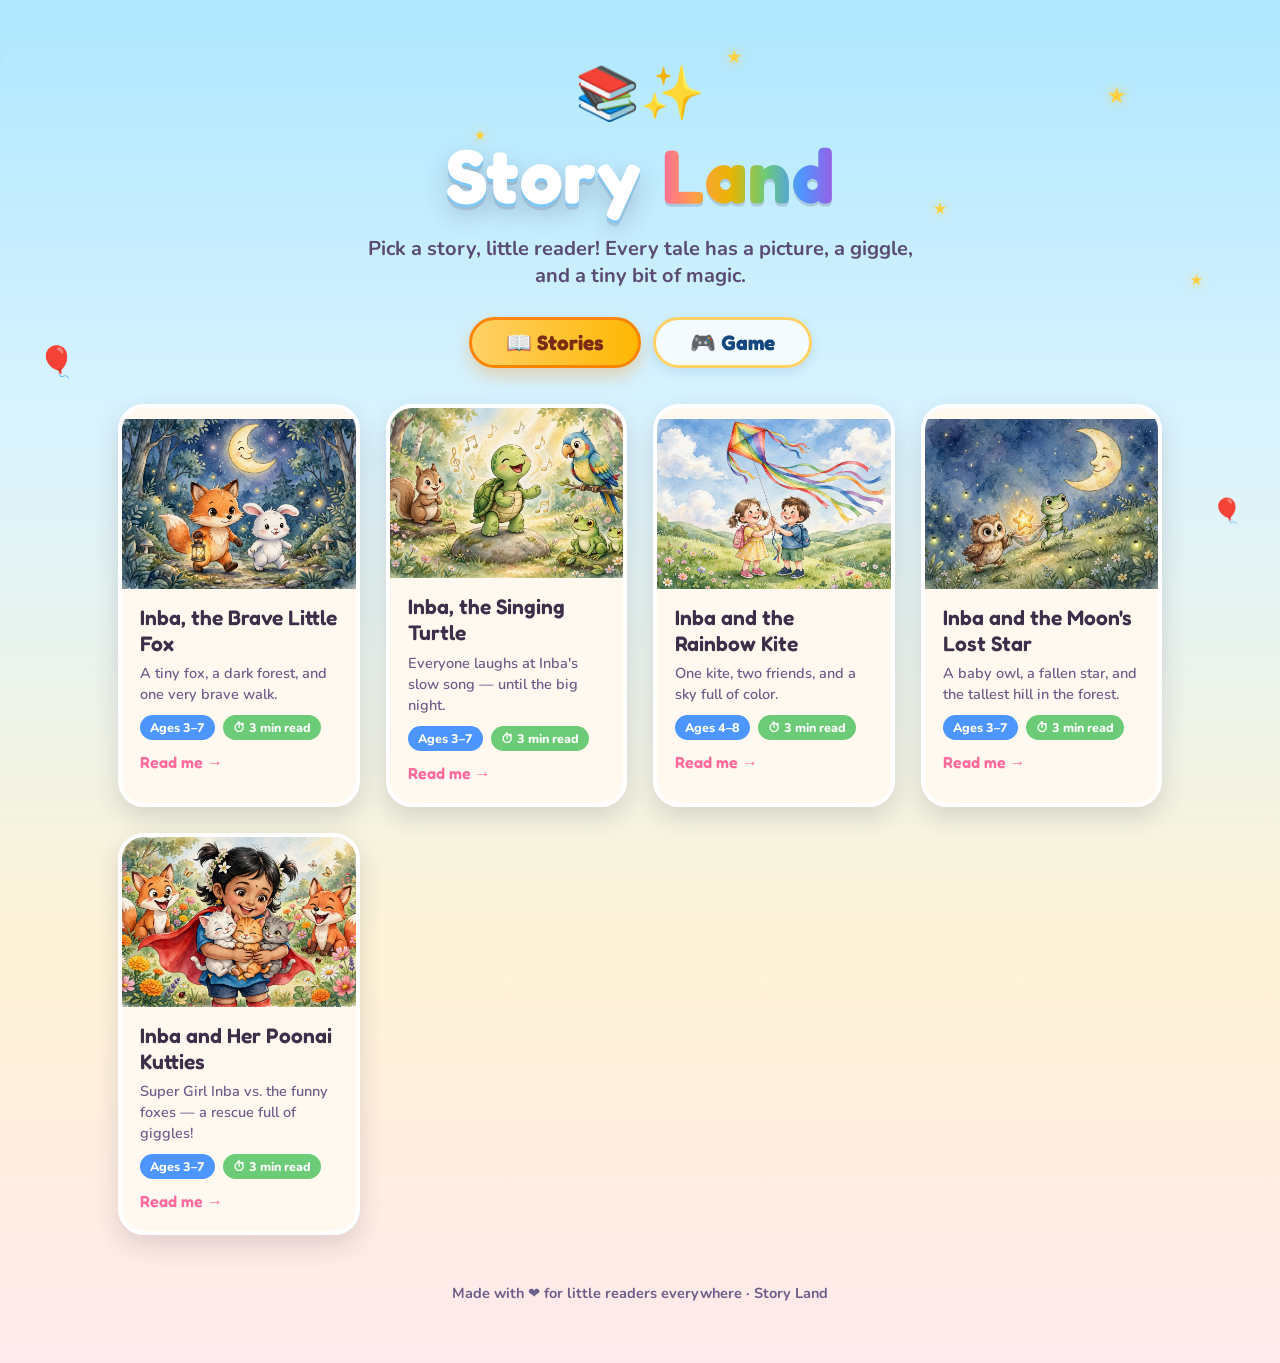
<file: index.html>
<!DOCTYPE html>
<html lang="en">
<head>
<meta charset="UTF-8" />
<meta name="viewport" content="width=device-width, initial-scale=1.0" />
<title>Story Land — Children's Stories</title>
<link rel="preconnect" href="https://fonts.googleapis.com" />
<link href="https://fonts.googleapis.com/css2?family=Fredoka:wght@400;500;600;700&family=Nunito:wght@400;600;700;800&display=swap" rel="stylesheet" />
<link rel="stylesheet" href="styles.css" />
</head>
<body>

<!-- Floating sky decorations -->
<div class="sky" aria-hidden="true">
  <div class="cloud cloud-1"></div>
  <div class="cloud cloud-2"></div>
  <div class="cloud cloud-3"></div>
  <span class="star s1">★</span>
  <span class="star s2">★</span>
  <span class="star s3">★</span>
  <span class="star s4">★</span>
  <span class="star s5">★</span>
  <span class="balloon b1">🎈</span>
  <span class="balloon b2">🎈</span>
</div>

<!-- ============ HOME VIEW ============ -->
<main id="homeView">
  <header class="hero">
    <div class="hero-emoji" aria-hidden="true">📚✨</div>
    <h1 class="hero-title">Story <span class="rainbow-text">Land</span></h1>
    <p class="hero-sub">Pick a story, little reader! Every tale has a picture, a giggle, and a tiny bit of magic.</p>
  </header>

  <!-- ============ TABS: Stories | Game ============ -->
  <div class="tabs" role="tablist" aria-label="Choose stories or game">
    <button class="tab-btn active" id="tabStoriesBtn" type="button" role="tab" aria-selected="true" aria-controls="tabStories">📖 Stories</button>
    <button class="tab-btn" id="tabGameBtn" type="button" role="tab" aria-selected="false" aria-controls="tabGame">🎮 Game</button>
  </div>

  <div id="tabStories" role="tabpanel" aria-label="Stories">
    <section class="story-grid" id="storyGrid" aria-label="Story list"></section>
  </div>

  <div id="tabGame" role="tabpanel" aria-label="Game" hidden>
    <section class="game-tab">
      <h2 class="game-tab-title">🎮🦸‍♀️🐱 Inba: Kitten Rescue!</h2>
      <p class="game-tab-sub">Jump over the funny foxes and free the kittens from their cages — with the Inba song playing, and a very special voice cheering you on!</p>
      <div class="game-frame-wrap">
        <iframe id="gameFrame" title="Inba: Kitten Rescue game" data-src="game.html" loading="lazy" allowfullscreen></iframe>
      </div>
      <p class="game-tab-open"><a class="read-btn" href="game.html" style="text-decoration:none;">⛶ Open the game full-page</a></p>
    </section>
  </div>

  <footer class="footer">
    <p>Made with ❤️ for little readers everywhere · Story Land</p>
  </footer>
</main>

<!-- ============ STORY VIEW ============ -->
<main id="storyView" hidden>
  <button class="back-btn" id="backBtn" type="button">⬅ All Stories</button>

  <article class="story-page">
    <div class="story-hero">
      <img id="storyImg" alt="" />
      <div class="story-hero-shine" aria-hidden="true"></div>
    </div>

    <h2 class="story-title" id="storyTitle"></h2>
    <p class="story-meta" id="storyMeta"></p>

    <div class="story-actions">
      <button class="read-btn" id="readBtn" type="button">🔊 Read it to me</button>
      <button class="read-btn stop" id="stopBtn" type="button" hidden>⏹ Stop</button>
      <a class="read-btn" id="gameLink" href="game.html" style="text-decoration:none;" hidden>🎮 Play Kitten Rescue!</a>
    </div>

    <div class="story-body" id="storyBody"></div>

    <div class="moral-box">
      <span class="moral-star" aria-hidden="true">⭐</span>
      <p id="storyMoral"></p>
    </div>

    <div class="story-media" id="storyMedia"></div>

    <button class="back-btn bottom" id="backBtn2" type="button">⬅ Back to all stories</button>
  </article>
</main>

<script src="stories.js"></script>
<script src="app.js"></script>
</body>
</html>
</file>
<file: styles.css>
* { box-sizing: border-box; margin: 0; padding: 0; }

:root {
  --ink: #3b2f4a;
  --paper: #fff9f0;
  --pink: #ff6b9d;
  --orange: #ff9f45;
  --yellow: #ffd93d;
  --green: #6bcb77;
  --blue: #4d96ff;
  --purple: #9b5de5;
}

html { scroll-behavior: smooth; }

body {
  font-family: "Nunito", system-ui, sans-serif;
  color: var(--ink);
  min-height: 100vh;
  background: linear-gradient(180deg, #aee7ff 0%, #d8f3ff 30%, #fff3d6 70%, #ffe9ec 100%);
  overflow-x: hidden;
}

/* ---------- Animated sky ---------- */
.sky { position: fixed; inset: 0; pointer-events: none; z-index: 0; }

.cloud {
  position: absolute;
  background: #fff;
  border-radius: 999px;
  opacity: .9;
  filter: drop-shadow(0 6px 12px rgba(90, 140, 200, .18));
}
.cloud::before, .cloud::after {
  content: ""; position: absolute; background: #fff; border-radius: 50%;
}
.cloud-1 { width: 130px; height: 42px; top: 6%; left: -150px; animation: drift 65s linear infinite; }
.cloud-1::before { width: 58px; height: 58px; top: -28px; left: 18px; }
.cloud-1::after  { width: 42px; height: 42px; top: -18px; left: 62px; }
.cloud-2 { width: 95px; height: 32px; top: 16%; left: -120px; animation: drift 85s linear infinite 12s; transform: scale(.8); }
.cloud-2::before { width: 44px; height: 44px; top: -22px; left: 14px; }
.cloud-2::after  { width: 32px; height: 32px; top: -14px; left: 48px; }
.cloud-3 { width: 160px; height: 50px; top: 3%; left: -190px; animation: drift 100s linear infinite 30s; transform: scale(1.15); opacity: .7; }
.cloud-3::before { width: 70px; height: 70px; top: -34px; left: 24px; }
.cloud-3::after  { width: 50px; height: 50px; top: -22px; left: 78px; }

@keyframes drift {
  from { transform: translateX(0); }
  to   { transform: translateX(115vw); }
}

.star {
  position: absolute; color: #ffcf3f; font-size: 22px;
  animation: twinkle 2.4s ease-in-out infinite;
  text-shadow: 0 0 12px rgba(255, 207, 63, .8);
}
.s1 { top: 9%;  right: 12%; }
.s2 { top: 22%; right: 26%; font-size: 16px; animation-delay: .5s; }
.s3 { top: 5%;  right: 42%; font-size: 18px; animation-delay: 1s; }
.s4 { top: 30%; right: 6%;  font-size: 15px; animation-delay: 1.4s; }
.s5 { top: 14%; right: 62%; font-size: 14px; animation-delay: .8s; }

@keyframes twinkle {
  0%, 100% { transform: scale(1) rotate(0deg); opacity: .65; }
  50%      { transform: scale(1.35) rotate(20deg); opacity: 1; }
}

.balloon { position: absolute; font-size: 30px; animation: bob 5s ease-in-out infinite; }
.b1 { top: 38%; left: 3%; }
.b2 { top: 55%; right: 3%; animation-delay: 1.6s; font-size: 24px; }

@keyframes bob {
  0%, 100% { transform: translateY(0) rotate(-4deg); }
  50%      { transform: translateY(-22px) rotate(4deg); }
}

/* ---------- Layout ---------- */
main { position: relative; z-index: 1; max-width: 1080px; margin: 0 auto; padding: 24px 18px 60px; }

/* ---------- Hero ---------- */
.hero { text-align: center; padding: 34px 10px 10px; }
.hero-emoji { font-size: 52px; animation: bounce-soft 2.2s ease-in-out infinite; display: inline-block; }

@keyframes bounce-soft {
  0%, 100% { transform: translateY(0); }
  50%      { transform: translateY(-10px); }
}

.hero-title {
  font-family: "Fredoka", sans-serif;
  font-size: clamp(44px, 9vw, 76px);
  font-weight: 700;
  letter-spacing: 1px;
  color: #fff;
  text-shadow: 0 3px 0 #7ec8f7, 0 6px 0 rgba(59, 47, 74, .15), 0 10px 24px rgba(59, 47, 74, .25);
  animation: pop-in .7s cubic-bezier(.2, 1.6, .4, 1) both;
}
.rainbow-text {
  background: linear-gradient(90deg, var(--pink), var(--orange), #e8b400, var(--green), var(--blue), var(--purple));
  -webkit-background-clip: text; background-clip: text; color: transparent;
  text-shadow: none;
  filter: drop-shadow(0 3px 0 rgba(59, 47, 74, .18));
}
.hero-sub {
  margin: 14px auto 8px; max-width: 560px;
  font-size: clamp(16px, 2.6vw, 20px); font-weight: 700; color: #5a4a75;
  animation: pop-in .7s .15s cubic-bezier(.2, 1.6, .4, 1) both;
}
@keyframes pop-in {
  from { transform: scale(.7) translateY(24px); opacity: 0; }
  to   { transform: scale(1) translateY(0); opacity: 1; }
}

/* ---------- Story cards ---------- */
.story-grid {
  display: grid; gap: 26px; margin-top: 36px;
  grid-template-columns: repeat(auto-fit, minmax(230px, 1fr));
}

.story-card {
  background: var(--paper);
  border-radius: 26px;
  overflow: hidden;
  cursor: pointer;
  border: 4px solid #fff;
  box-shadow: 0 10px 24px rgba(59, 47, 74, .16);
  transition: transform .25s cubic-bezier(.2, 1.6, .4, 1), box-shadow .25s;
  animation: card-in .6s cubic-bezier(.2, 1.4, .4, 1) both;
  text-align: left; font: inherit; color: inherit; padding: 0; width: 100%;
}
.story-card:nth-child(1) { animation-delay: .05s; }
.story-card:nth-child(2) { animation-delay: .15s; }
.story-card:nth-child(3) { animation-delay: .25s; }
.story-card:nth-child(4) { animation-delay: .35s; }
.story-card:nth-child(5) { animation-delay: .45s; }
.story-card:nth-child(6) { animation-delay: .55s; }

@keyframes card-in {
  from { transform: translateY(34px) scale(.94); opacity: 0; }
  to   { transform: translateY(0) scale(1); opacity: 1; }
}

.story-card:hover, .story-card:focus-visible {
  transform: translateY(-8px) rotate(-1deg) scale(1.03);
  box-shadow: 0 20px 36px rgba(59, 47, 74, .24);
  outline: none;
}
.story-card:active { transform: scale(.98); }

.card-img-wrap { overflow: hidden; height: 170px; }
.card-img { width: 100%; height: 100%; object-fit: cover; display: block; transition: transform .5s ease; }
.story-card:hover .card-img { transform: scale(1.1) rotate(1deg); }

.card-body { padding: 16px 18px 20px; }
.card-title { font-family: "Fredoka", sans-serif; font-size: 21px; font-weight: 600; line-height: 1.25; }
.card-tag { margin-top: 6px; font-size: 14.5px; color: #6d5f8a; font-weight: 600; line-height: 1.45; }
.card-meta { margin-top: 10px; display: flex; gap: 8px; flex-wrap: wrap; }
.chip {
  font-size: 12.5px; font-weight: 800; padding: 4px 10px; border-radius: 999px; color: #fff;
}
.chip.age { background: var(--blue); }
.chip.time { background: var(--green); }
.card-go { margin-top: 12px; font-family: "Fredoka", sans-serif; font-weight: 600; color: var(--pink); font-size: 16px; }
.story-card:hover .card-go { animation: wiggle .5s ease-in-out infinite; display: inline-block; }

@keyframes wiggle {
  0%, 100% { transform: translateX(0); }
  50% { transform: translateX(6px); }
}

/* ---------- Story view ---------- */
#storyView { animation: page-in .45s ease both; }
@keyframes page-in {
  from { opacity: 0; transform: translateY(18px); }
  to   { opacity: 1; transform: translateY(0); }
}

.back-btn {
  font-family: "Fredoka", sans-serif; font-size: 17px; font-weight: 600;
  background: #fff; color: var(--ink);
  border: 3px solid var(--yellow); border-radius: 999px;
  padding: 10px 20px; cursor: pointer;
  box-shadow: 0 6px 14px rgba(59, 47, 74, .15);
  transition: transform .2s, background .2s;
}
.back-btn:hover { transform: scale(1.06) rotate(-1deg); background: #fff7dd; }
.back-btn.bottom { display: block; margin: 34px auto 0; }

.story-page { max-width: 720px; margin: 20px auto 0; }

.story-hero {
  position: relative; border-radius: 30px; overflow: hidden;
  border: 5px solid #fff; box-shadow: 0 16px 34px rgba(59, 47, 74, .22);
  animation: hero-float 6s ease-in-out infinite;
}
@keyframes hero-float {
  0%, 100% { transform: translateY(0); }
  50% { transform: translateY(-7px); }
}
.story-hero img { width: 100%; max-height: 420px; object-fit: cover; display: block; }
.story-hero-shine {
  position: absolute; inset: 0;
  background: linear-gradient(115deg, transparent 30%, rgba(255,255,255,.35) 48%, transparent 62%);
  transform: translateX(-120%);
  animation: shine 4.5s ease-in-out infinite;
}
@keyframes shine { 0%, 55% { transform: translateX(-120%); } 85%, 100% { transform: translateX(120%); } }

.story-title {
  font-family: "Fredoka", sans-serif; text-align: center;
  font-size: clamp(30px, 6vw, 44px); font-weight: 700; margin-top: 26px; line-height: 1.2;
}
.story-meta { text-align: center; margin-top: 8px; font-weight: 700; color: #6d5f8a; }

.story-actions { display: flex; justify-content: center; gap: 12px; margin-top: 18px; }
.read-btn {
  font-family: "Fredoka", sans-serif; font-size: 17px; font-weight: 600;
  background: linear-gradient(90deg, var(--pink), var(--orange)); color: #fff;
  border: none; border-radius: 999px; padding: 12px 24px; cursor: pointer;
  box-shadow: 0 8px 18px rgba(255, 107, 157, .4);
  transition: transform .2s;
}
.read-btn:hover { transform: scale(1.07); }
.read-btn.stop { background: linear-gradient(90deg, #8d99ae, #6d6875); box-shadow: 0 8px 18px rgba(90, 90, 110, .35); }

.story-body { margin-top: 28px; }
.story-body p {
  background: rgba(255, 255, 255, .82);
  border-radius: 20px;
  padding: 18px 22px;
  margin-bottom: 16px;
  font-size: clamp(17px, 2.6vw, 20px);
  line-height: 1.65; font-weight: 600;
  box-shadow: 0 6px 14px rgba(59, 47, 74, .08);
  opacity: 0; transform: translateY(22px);
}
.story-body p.visible { animation: fade-up .7s ease forwards; }
.story-body p.speaking { outline: 3px solid var(--yellow); background: #fffbe8; }

@keyframes fade-up { to { opacity: 1; transform: translateY(0); } }

.moral-box {
  margin-top: 10px; background: linear-gradient(90deg, #fff3c4, #ffe3ee);
  border: 3px dashed var(--orange); border-radius: 22px;
  padding: 18px 22px; display: flex; gap: 14px; align-items: center;
  opacity: 0; transform: scale(.92);
}
.moral-box.visible { animation: pop-in .6s cubic-bezier(.2, 1.6, .4, 1) forwards; }
.moral-star { font-size: 30px; animation: twinkle 2s ease-in-out infinite; }
.moral-box p { font-family: "Fredoka", sans-serif; font-size: 18px; font-weight: 500; line-height: 1.5; }
.moral-box p::before { content: "The moral of the story: "; font-weight: 700; color: #c2571b; }

.footer { text-align: center; margin-top: 48px; font-weight: 700; color: #6d5f8a; font-size: 14.5px; }

@media (prefers-reduced-motion: reduce) {
  *, *::before, *::after { animation-duration: .01ms !important; animation-iteration-count: 1 !important; transition-duration: .01ms !important; }
  .story-body p, .moral-box { opacity: 1; transform: none; }
}

/* ---------- Videos and song ---------- */
.story-media { margin-top: 30px; display: grid; gap: 22px; }
.story-media:empty { margin-top: 0; }
.media-heading {
  font-family: "Fredoka", sans-serif; font-size: 26px; font-weight: 600;
  text-align: center; color: var(--ink);
}
.video-card {
  background: rgba(255, 255, 255, .88);
  border-radius: 22px; padding: 14px;
  box-shadow: 0 8px 18px rgba(59, 47, 74, .12);
}
.video-label { font-family: "Fredoka", sans-serif; font-weight: 600; font-size: 17px; margin-bottom: 10px; }
.video-card video { width: 100%; display: block; border-radius: 16px; background: #221a30; }
.song-box {
  background: linear-gradient(90deg, #e3f6ff, #ffe3f3);
  border: 3px dashed var(--purple); border-radius: 22px;
  padding: 18px 22px;
}
.song-box .video-label { text-align: center; }
.song-box audio { width: 100%; margin: 6px 0 12px; }
.song-lyrics p {
  text-align: center; font-size: 17.5px; line-height: 1.75; font-weight: 700; color: #4a3b66;
}

/* ---------- Home tabs: Stories | Game ---------- */
.tabs {
  display: flex; justify-content: center; gap: 12px;
  max-width: 980px; margin: 10px auto 4px; padding: 0 14px;
}
.tab-btn {
  font-family: "Fredoka", sans-serif; font-weight: 700; font-size: 1.3rem;
  color: #14467f; background: rgba(255, 255, 255, .75);
  border: 3px solid #ffd166; border-radius: 999px;
  padding: 10px 34px; cursor: pointer;
  box-shadow: 0 4px 12px rgba(20, 70, 127, .12);
  transition: transform .15s ease, background .15s ease;
}
.tab-btn:hover { transform: translateY(-2px); }
.tab-btn.active {
  background: linear-gradient(90deg, #ffd166, #ffb703);
  color: #7a2d12; border-color: #fb8500;
  box-shadow: 0 8px 18px rgba(251, 133, 0, .3);
}
.game-tab { max-width: 980px; margin: 14px auto 6px; padding: 0 14px; text-align: center; }
.game-tab-title {
  font-family: "Fredoka", sans-serif; font-weight: 700; font-size: 1.7rem;
  color: #14467f; margin: 8px 0 4px;
}
.game-tab-sub { font-weight: 700; color: #5a6080; margin: 0 auto 14px; max-width: 640px; }
.game-frame-wrap {
  border: 4px solid #ffd166; border-radius: 22px; overflow: hidden;
  box-shadow: 0 10px 24px rgba(20, 70, 127, .18); background: #aee3ff;
}
.game-frame-wrap iframe {
  display: block; width: 100%; height: clamp(430px, 74vh, 740px); border: 0;
  height: clamp(430px, 82dvh, 760px);
}
.game-tab-open { margin-top: 14px; }
</file>
